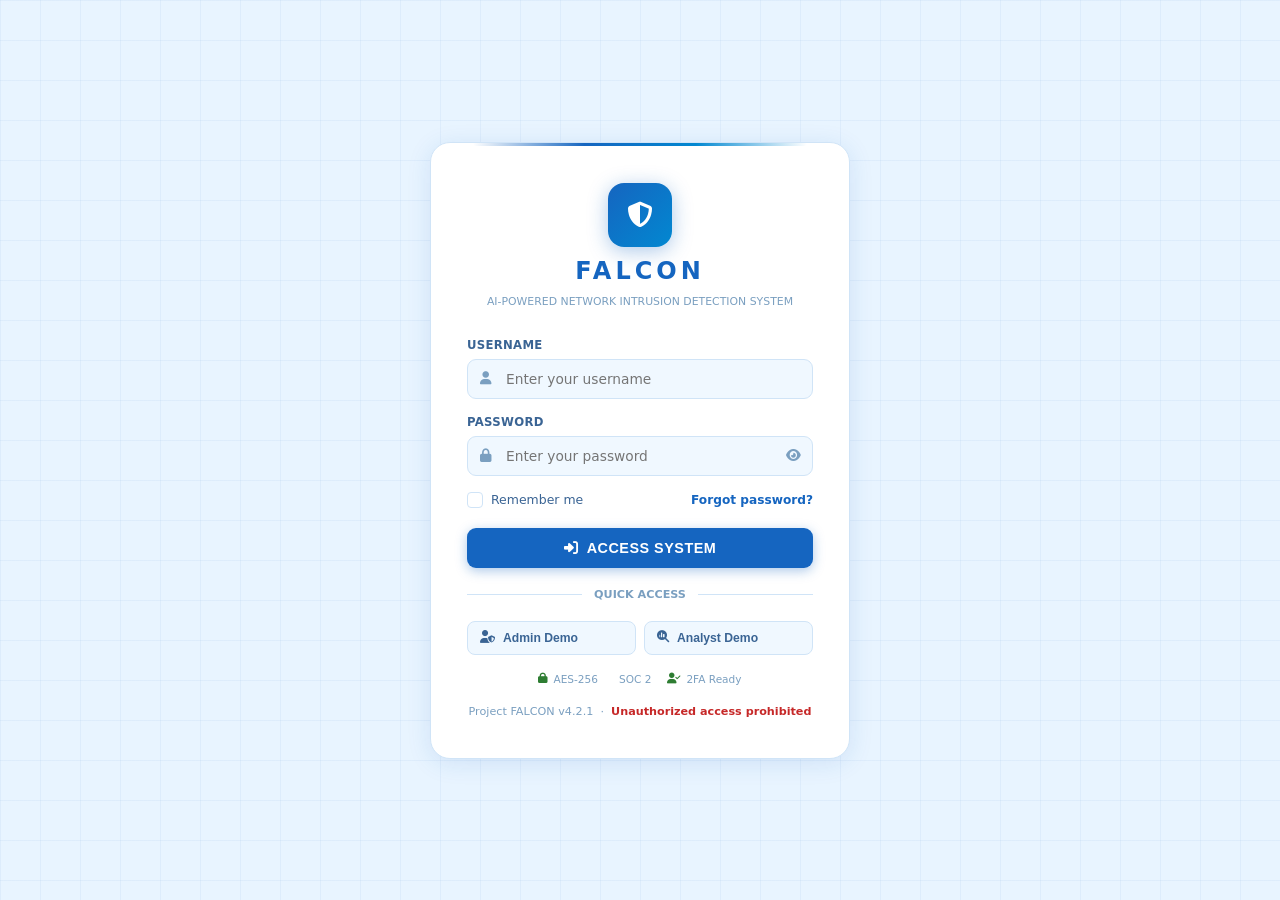
<file: login.html>
<!DOCTYPE html>
<html lang="en">
<head>
  <meta charset="UTF-8" />
  <style>body{visibility:hidden;}</style>
  <script>
    (function(){
      if(window.location.protocol==='file:'){
        document.addEventListener('DOMContentLoaded',function(){
          document.body.style.cssText='margin:0;padding:0;background:#e8f4ff;visibility:visible;';
          document.body.innerHTML=`<div style="min-height:100vh;display:flex;align-items:center;justify-content:center;font-family:Segoe UI,sans-serif;background:#e8f4ff"><div style="background:#fff;border:1px solid #d0e4f7;border-radius:16px;padding:48px 40px;max-width:460px;text-align:center;box-shadow:0 4px 24px rgba(21,101,192,0.12)"><div style="font-size:3rem;margin-bottom:16px">🛡️</div><div style="font-size:1.4rem;font-weight:800;letter-spacing:3px;color:#1565c0;margin-bottom:10px">FALCON</div><div style="color:#c62828;font-size:0.95rem;font-weight:600;margin-bottom:12px">⚠ Direct file access is blocked</div><div style="color:#7a9fc0;font-size:0.83rem;line-height:1.8;margin-bottom:26px">Run the server first:<br><code style="background:#f0f8ff;padding:4px 10px;border-radius:4px;color:#1565c0">python server.py</code></div><a href="http://localhost:5000" style="color:#1565c0;font-weight:700">http://localhost:5000</a></div></div>`;
        });
      } else {
        document.addEventListener('DOMContentLoaded',function(){ document.body.style.visibility='visible'; });
      }
    })();
  </script>
  <meta name="viewport" content="width=device-width, initial-scale=1.0" />
  <title>Project FALCON – Login</title>
  <link rel="stylesheet" href="https://cdnjs.cloudflare.com/ajax/libs/font-awesome/6.5.0/css/all.min.css" />
</head>
<body>
<style>
*,*::before,*::after{box-sizing:border-box;margin:0;padding:0;}
html,body{height:100%;font-family:'Segoe UI',system-ui,sans-serif;background:#e8f4ff;color:#0f2744;overflow:hidden;}
.bg{position:fixed;inset:0;background-image:linear-gradient(rgba(21,101,192,0.05) 1px,transparent 1px),linear-gradient(90deg,rgba(21,101,192,0.05) 1px,transparent 1px);background-size:40px 40px;}
.wrap{position:relative;z-index:10;min-height:100vh;display:flex;align-items:center;justify-content:center;padding:20px;}
.box{width:100%;max-width:420px;background:#fff;border:1px solid #d0e4f7;border-radius:20px;padding:40px 36px;box-shadow:0 4px 24px rgba(21,101,192,0.12);position:relative;}
.box::before{content:'';position:absolute;top:0;left:10%;right:10%;height:3px;background:linear-gradient(90deg,transparent,#1565c0,#0288d1,transparent);border-radius:0 0 3px 3px;}
.logo{display:flex;flex-direction:column;align-items:center;gap:10px;margin-bottom:30px;}
.logo-icon{width:64px;height:64px;border-radius:16px;background:linear-gradient(135deg,#1565c0,#0288d1);display:flex;align-items:center;justify-content:center;font-size:1.6rem;color:#fff;box-shadow:0 4px 20px rgba(21,101,192,0.35);}
.logo-name{font-size:1.5rem;font-weight:800;letter-spacing:4px;color:#1565c0;}
.logo-tag{font-size:0.68rem;color:#7a9fc0;text-align:center;}
.lbl{display:block;font-size:0.73rem;font-weight:700;color:#3a6494;margin-bottom:7px;letter-spacing:0.3px;}
.inp-wrap{position:relative;display:flex;align-items:center;margin-bottom:16px;}
.inp-icon{position:absolute;left:13px;color:#7a9fc0;font-size:0.82rem;}
.inp{width:100%;background:#f0f8ff;border:1px solid #d0e4f7;border-radius:9px;padding:11px 13px 11px 38px;color:#0f2744;font-size:0.86rem;font-family:inherit;outline:none;transition:all 0.2s;}
.inp:focus{border-color:#1565c0;box-shadow:0 0 0 3px rgba(21,101,192,0.12);background:#fff;}
.eye{position:absolute;right:12px;background:none;border:none;cursor:pointer;color:#7a9fc0;font-size:0.82rem;transition:color 0.2s;}
.eye:hover{color:#1565c0;}
.opts{display:flex;align-items:center;justify-content:space-between;margin-bottom:20px;}
.cb-wrap{display:flex;align-items:center;gap:8px;cursor:pointer;font-size:0.78rem;color:#3a6494;}
.cb-wrap input{display:none;}
.cb{width:16px;height:16px;border:1.5px solid #d0e4f7;border-radius:4px;background:#fff;display:flex;align-items:center;justify-content:center;transition:all 0.2s;}
.cb-wrap input:checked+.cb{background:#1565c0;border-color:#1565c0;}
.cb::after{content:'✓';font-size:0.7rem;color:#fff;opacity:0;transition:opacity 0.15s;}
.cb-wrap input:checked+.cb::after{opacity:1;}
.forgot{font-size:0.76rem;color:#1565c0;cursor:pointer;font-weight:600;}
.forgot:hover{opacity:0.75;}
.btn{width:100%;padding:12px;border-radius:9px;border:none;cursor:pointer;font-size:0.9rem;font-weight:700;letter-spacing:0.5px;color:#fff;background:#1565c0;box-shadow:0 3px 12px rgba(21,101,192,0.35);transition:all 0.25s;display:flex;align-items:center;justify-content:center;gap:10px;}
.btn:hover{background:#0d47a1;box-shadow:0 6px 20px rgba(21,101,192,0.45);transform:translateY(-1px);}
.btn.loading{pointer-events:none;opacity:0.85;}
.spin{display:none;}
.btn.loading .spin{display:inline-block;animation:spin 0.8s linear infinite;}
.btn.loading .btxt{display:none;}
@keyframes spin{to{transform:rotate(360deg)}}
.div{display:flex;align-items:center;gap:12px;margin:20px 0;}
.div-line{flex:1;height:1px;background:#d0e4f7;}
.div-txt{font-size:0.7rem;color:#7a9fc0;font-weight:600;}
.quick{display:grid;grid-template-columns:1fr 1fr;gap:8px;margin-bottom:18px;}
.qbtn{padding:9px 12px;border-radius:8px;border:1px solid #d0e4f7;background:#f0f8ff;color:#3a6494;font-size:0.76rem;font-weight:600;cursor:pointer;display:flex;align-items:center;gap:8px;transition:all 0.2s;}
.qbtn:hover{border-color:#90caf9;color:#1565c0;background:#e3f2fd;}
.msg{display:none;padding:10px 13px;border-radius:8px;font-size:0.78rem;margin-bottom:14px;align-items:center;gap:9px;}
.msg.err{display:flex;background:#ffebee;border:1px solid #ef9a9a;color:#c62828;}
.msg.ok{display:flex;background:#e8f5e9;border:1px solid #a5d6a7;color:#2e7d32;}
.sec-row{display:flex;align-items:center;justify-content:center;gap:16px;margin-top:18px;}
.sec{display:flex;align-items:center;gap:5px;font-size:0.66rem;color:#7a9fc0;}
.sec i{color:#2e7d32;font-size:0.68rem;}
.footer{margin-top:20px;text-align:center;font-size:0.7rem;color:#7a9fc0;}
.footer span{color:#c62828;font-weight:600;}
</style>

<div class="bg"></div>
<div class="wrap">
  <div class="box">
    <div class="logo">
      <div class="logo-icon"><i class="fas fa-shield-halved"></i></div>
      <div class="logo-name">FALCON</div>
      <div class="logo-tag">AI-POWERED NETWORK INTRUSION DETECTION SYSTEM</div>
    </div>

    <div class="msg" id="msg"><i class="fas fa-circle-exclamation"></i><span id="msgTxt"></span></div>

    <form id="form" autocomplete="off">
      <label class="lbl">USERNAME</label>
      <div class="inp-wrap">
        <i class="fas fa-user inp-icon"></i>
        <input type="text" class="inp" id="username" placeholder="Enter your username" />
      </div>
      <label class="lbl">PASSWORD</label>
      <div class="inp-wrap">
        <i class="fas fa-lock inp-icon"></i>
        <input type="password" class="inp" id="password" placeholder="Enter your password" />
        <button type="button" class="eye" id="eye"><i class="fas fa-eye" id="eyeIco"></i></button>
      </div>
      <div class="opts">
        <label class="cb-wrap"><input type="checkbox" id="rem" /><div class="cb"></div>Remember me</label>
        <span class="forgot" id="fgt">Forgot password?</span>
      </div>
      <button type="submit" class="btn" id="loginBtn">
        <i class="fas fa-spinner spin"></i>
        <span class="btxt"><i class="fas fa-right-to-bracket"></i> &nbsp;ACCESS SYSTEM</span>
      </button>
    </form>

    <div class="div"><div class="div-line"></div><span class="div-txt">QUICK ACCESS</span><div class="div-line"></div></div>
    <div class="quick">
      <button class="qbtn" onclick="fill('admin','admin123')"><i class="fas fa-user-shield"></i> Admin Demo</button>
      <button class="qbtn" onclick="fill('analyst','analyst123')"><i class="fas fa-magnifying-glass-chart"></i> Analyst Demo</button>
    </div>

    <div class="sec-row">
      <div class="sec"><i class="fas fa-lock"></i> AES-256</div>
      <div class="sec"><i class="fas fa-shield-check"></i> SOC 2</div>
      <div class="sec"><i class="fas fa-user-check"></i> 2FA Ready</div>
    </div>
    <div class="footer">Project FALCON v4.2.1 &nbsp;·&nbsp; <span>Unauthorized access prohibited</span></div>
  </div>
</div>

<script>
const USERS=[{username:'admin',password:'admin123',role:'SOC Admin',name:'Admin User'},{username:'analyst',password:'analyst123',role:'SOC Analyst',name:'SOC Analyst'},{username:'admin@falcon.ai',password:'admin123',role:'SOC Admin',name:'Admin User'}];

window.addEventListener('load',()=>{const s=localStorage.getItem('falcon_user');if(s){document.getElementById('username').value=s;document.getElementById('rem').checked=true;}});

document.getElementById('eye').addEventListener('click',function(){const i=document.getElementById('password');const ic=document.getElementById('eyeIco');i.type=i.type==='password'?'text':'password';ic.className=i.type==='password'?'fas fa-eye':'fas fa-eye-slash';});

function fill(u,p){document.getElementById('username').value=u;document.getElementById('password').value=p;}

function showMsg(type,txt){const b=document.getElementById('msg');const s=document.getElementById('msgTxt');b.className='msg '+(type==='err'?'err':'ok');b.querySelector('i').className=type==='err'?'fas fa-circle-exclamation':'fas fa-circle-check';s.textContent=txt;}

document.getElementById('fgt').addEventListener('click',()=>showMsg('ok','Contact your SOC administrator to reset your password.'));

document.getElementById('form').addEventListener('submit',function(e){
  e.preventDefault();
  const u=document.getElementById('username').value.trim();
  const p=document.getElementById('password').value;
  const r=document.getElementById('rem').checked;
  const btn=document.getElementById('loginBtn');
  if(!u){showMsg('err','Please enter your username.');return;}
  if(!p){showMsg('err','Please enter your password.');return;}
  btn.classList.add('loading');
  setTimeout(()=>{
    const user=USERS.find(x=>(x.username===u||x.username===u.toLowerCase())&&x.password===p);
    if(user){
      sessionStorage.setItem('falcon_auth',JSON.stringify({name:user.name,role:user.role,loginAt:new Date().toISOString()}));
      if(r)localStorage.setItem('falcon_user',u);else localStorage.removeItem('falcon_user');
      showMsg('ok','Access granted. Loading dashboard...');
      btn.classList.remove('loading');
      setTimeout(()=>{window.location.href='/index.html';},900);
    } else {
      btn.classList.remove('loading');
      showMsg('err','Invalid credentials. Access denied.');
      const box=document.querySelector('.box');
      let s=0;const iv=setInterval(()=>{box.style.transform=`translateX(${s%2===0?-6:6}px)`;s++;if(s>6){clearInterval(iv);box.style.transform='';}},60);
    }
  },1200);
});
</script>
</body>
</html>
</file>
